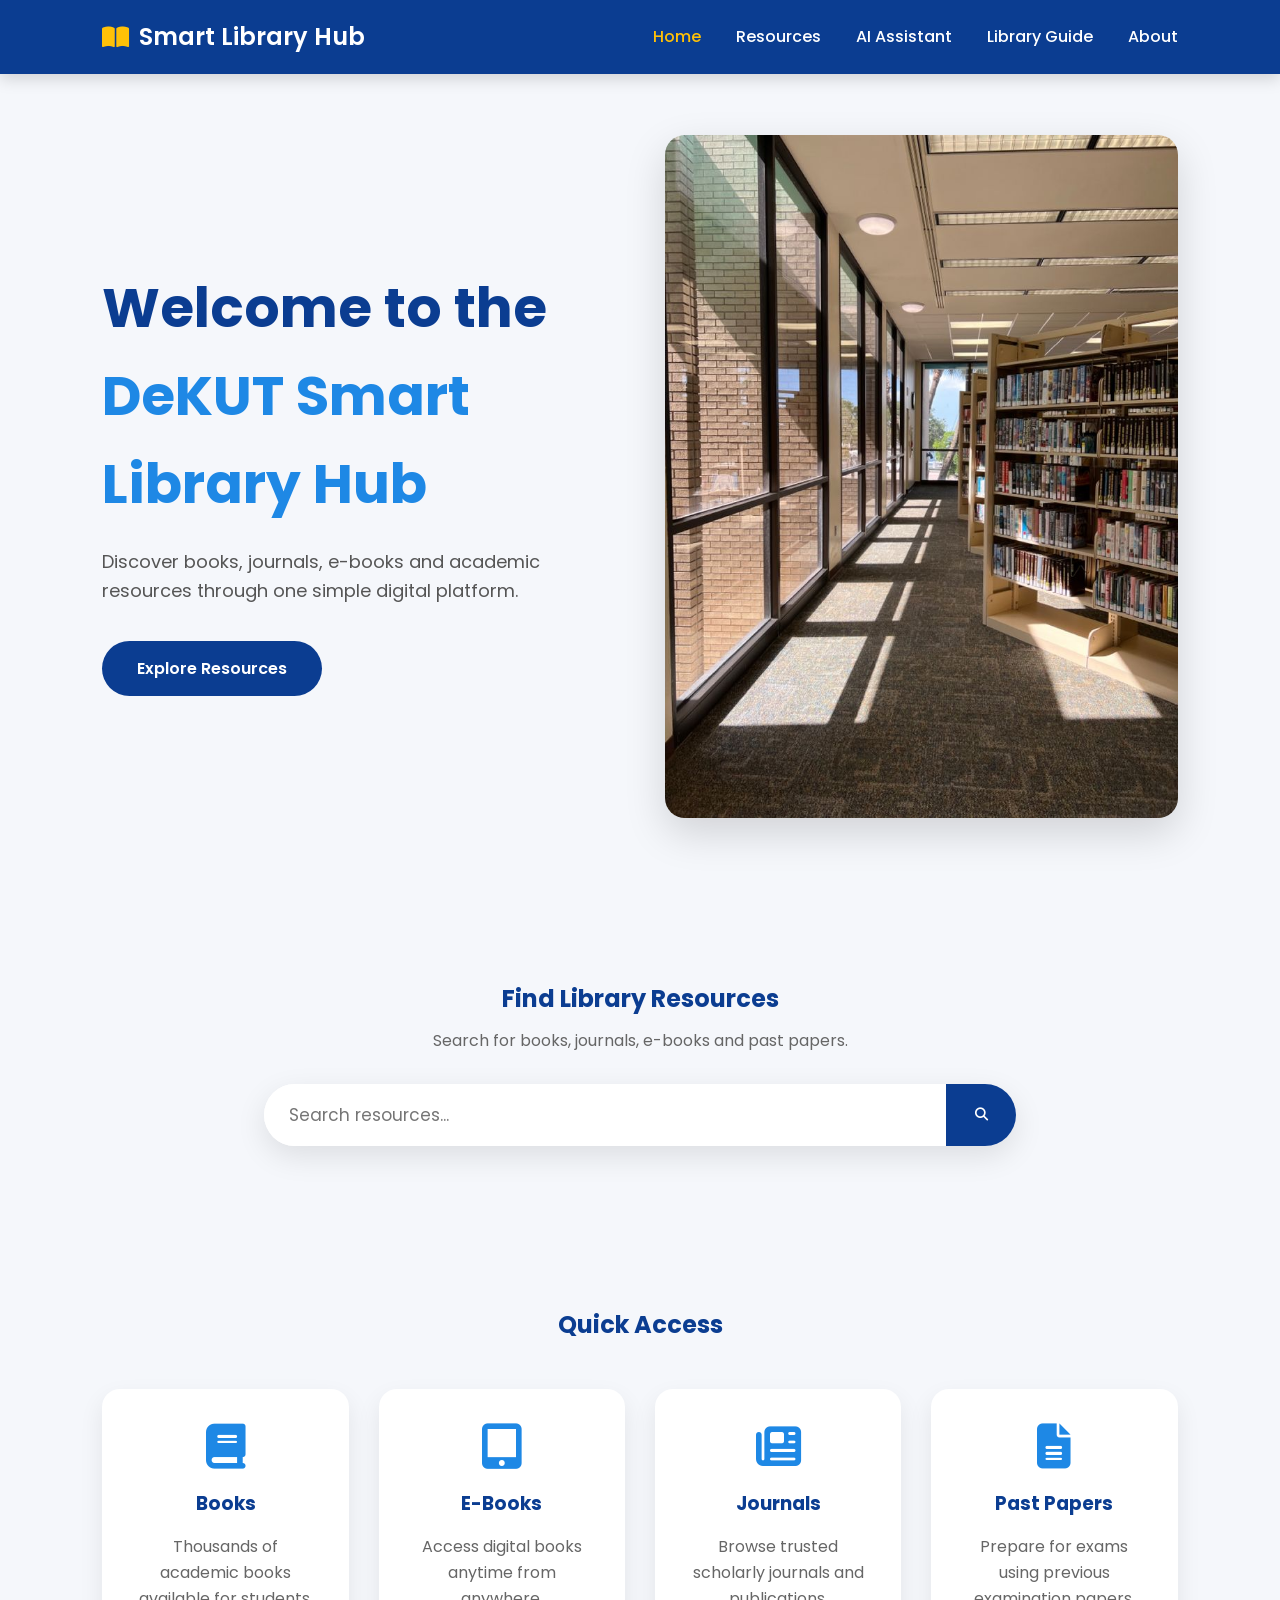
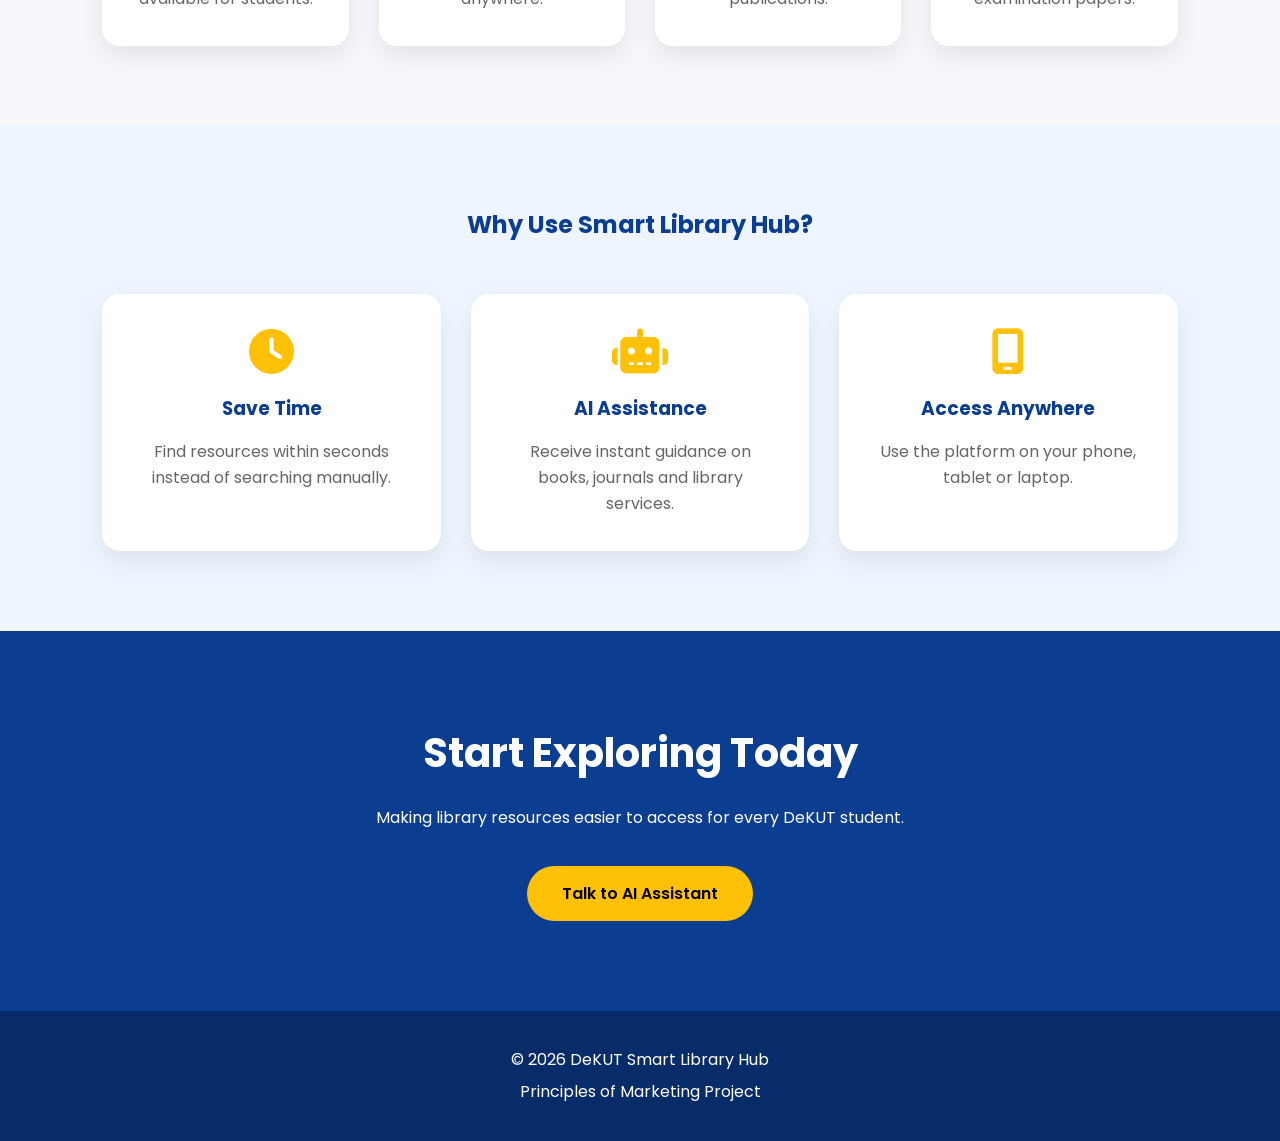
<file: index.html>
<!DOCTYPE html>
<html lang="en">
<head>
    <meta charset="UTF-8">
    <meta name="viewport" content="width=device-width, initial-scale=1.0">
    <title>DeKUT Smart Library Hub</title>

    <!-- Google Font -->
    <link rel="preconnect" href="https://fonts.googleapis.com">
    <link rel="preconnect" href="https://fonts.gstatic.com" crossorigin>
    <link href="https://fonts.googleapis.com/css2?family=Poppins:wght@300;400;500;600;700&display=swap" rel="stylesheet">

    <!-- Font Awesome -->
    <link rel="stylesheet"
    href="https://cdnjs.cloudflare.com/ajax/libs/font-awesome/6.6.0/css/all.min.css">

    <!-- CSS -->
    <link rel="stylesheet" href="style.css">
</head>
<body>

<!-- ================= NAVBAR ================= -->

<nav class="navbar">

    <div class="logo">
        <i class="fa-solid fa-book-open"></i>
        <span>Smart Library Hub</span>
    </div>

    <ul class="nav-links">
        <li><a href="index.html" class="active">Home</a></li>
        <li><a href="resources.html">Resources</a></li>
        <li><a href="assistant.html">AI Assistant</a></li>
        <li><a href="library.html">Library Guide</a></li>
        <li><a href="about.html">About</a></li>
    </ul>

</nav>

<!-- ================= HERO ================= -->

<section class="hero">

    <div class="hero-text">

        <h1>
            Welcome to the
            <span>DeKUT Smart Library Hub</span>
        </h1>

        <p>
            Discover books, journals, e-books and academic resources
            through one simple digital platform.
        </p>

        <a href="resources.html" class="btn">
            Explore Resources
        </a>

    </div>

    <div class="hero-image">
        <img src="images/hero-library.jpg" alt="Library">
    </div>

</section>

<!-- ================= SEARCH ================= -->

<section class="search-section">

    <h2>Find Library Resources</h2>

    <p>
        Search for books, journals, e-books and past papers.
    </p>

    <div class="search-box">

        <input
        type="text"
        placeholder="Search resources..."
        id="searchInput">

        <button onclick="searchResource()">
            <i class="fa-solid fa-magnifying-glass"></i>
        </button>

    </div>

</section>

<!-- ================= RESOURCE CARDS ================= -->

<section class="resources-preview">

<h2>Quick Access</h2>

<div class="cards">

<div class="card">
<i class="fa-solid fa-book"></i>
<h3>Books</h3>
<p>
Thousands of academic books available for students.
</p>
</div>

<div class="card">
<i class="fa-solid fa-tablet-screen-button"></i>
<h3>E-Books</h3>
<p>
Access digital books anytime from anywhere.
</p>
</div>

<div class="card">
<i class="fa-solid fa-newspaper"></i>
<h3>Journals</h3>
<p>
Browse trusted scholarly journals and publications.
</p>
</div>

<div class="card">
<i class="fa-solid fa-file-lines"></i>
<h3>Past Papers</h3>
<p>
Prepare for exams using previous examination papers.
</p>
</div>

</div>

</section>

<!-- ================= WHY SECTION ================= -->

<section class="why">

<h2>Why Use Smart Library Hub?</h2>

<div class="why-container">

<div class="why-box">

<i class="fa-solid fa-clock"></i>

<h3>Save Time</h3>

<p>
Find resources within seconds instead of searching manually.
</p>

</div>

<div class="why-box">

<i class="fa-solid fa-robot"></i>

<h3>AI Assistance</h3>

<p>
Receive instant guidance on books, journals and library services.
</p>

</div>

<div class="why-box">

<i class="fa-solid fa-mobile-screen"></i>

<h3>Access Anywhere</h3>

<p>
Use the platform on your phone, tablet or laptop.
</p>

</div>

</div>

</section>

<!-- ================= CALL TO ACTION ================= -->

<section class="cta">

<h2>Start Exploring Today</h2>

<p>
Making library resources easier to access for every DeKUT student.
</p>

<a href="assistant.html" class="btn">
Talk to AI Assistant
</a>

</section>

<!-- ================= FOOTER ================= -->

<footer>

<p>

© 2026 DeKUT Smart Library Hub

</p>

<p>

Principles of Marketing Project

</p>

</footer>

<!-- ================= JAVASCRIPT ================= -->

<script src="script.js"></script>

</body>
</html>
</file>
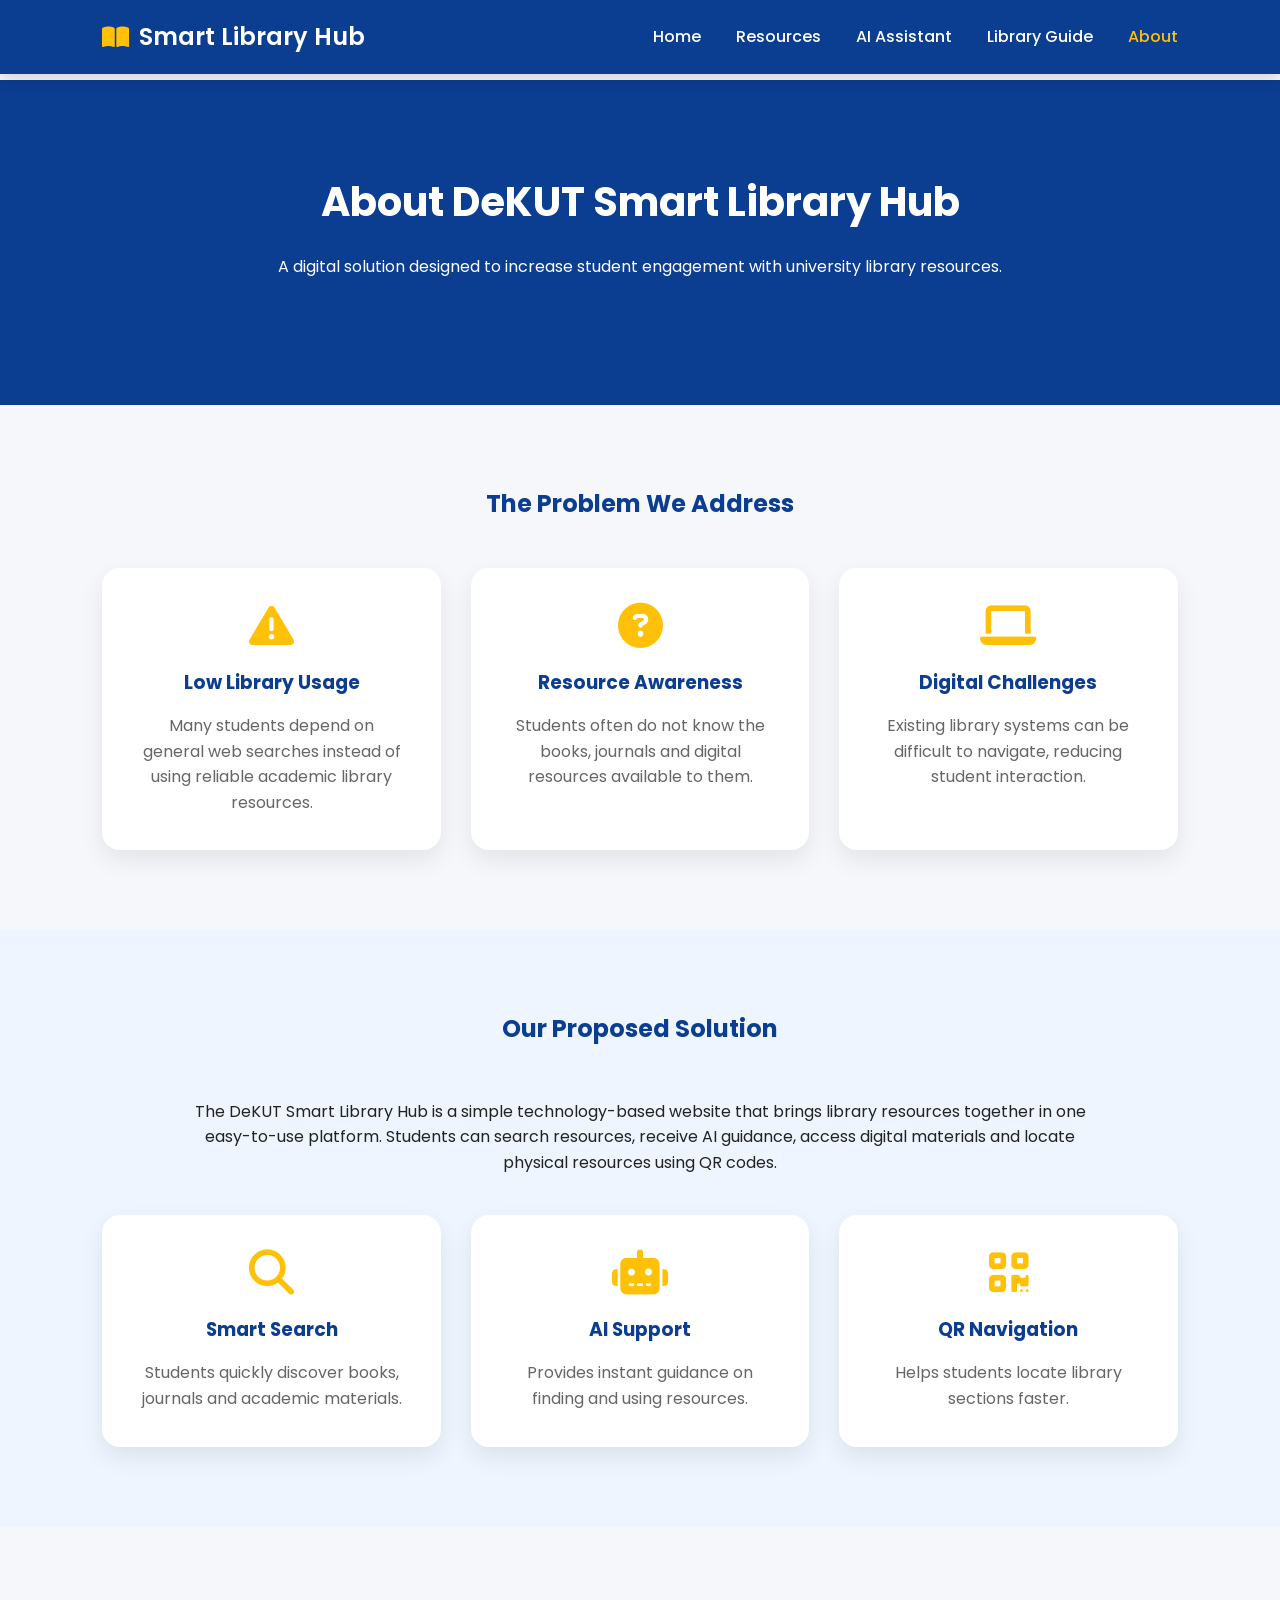
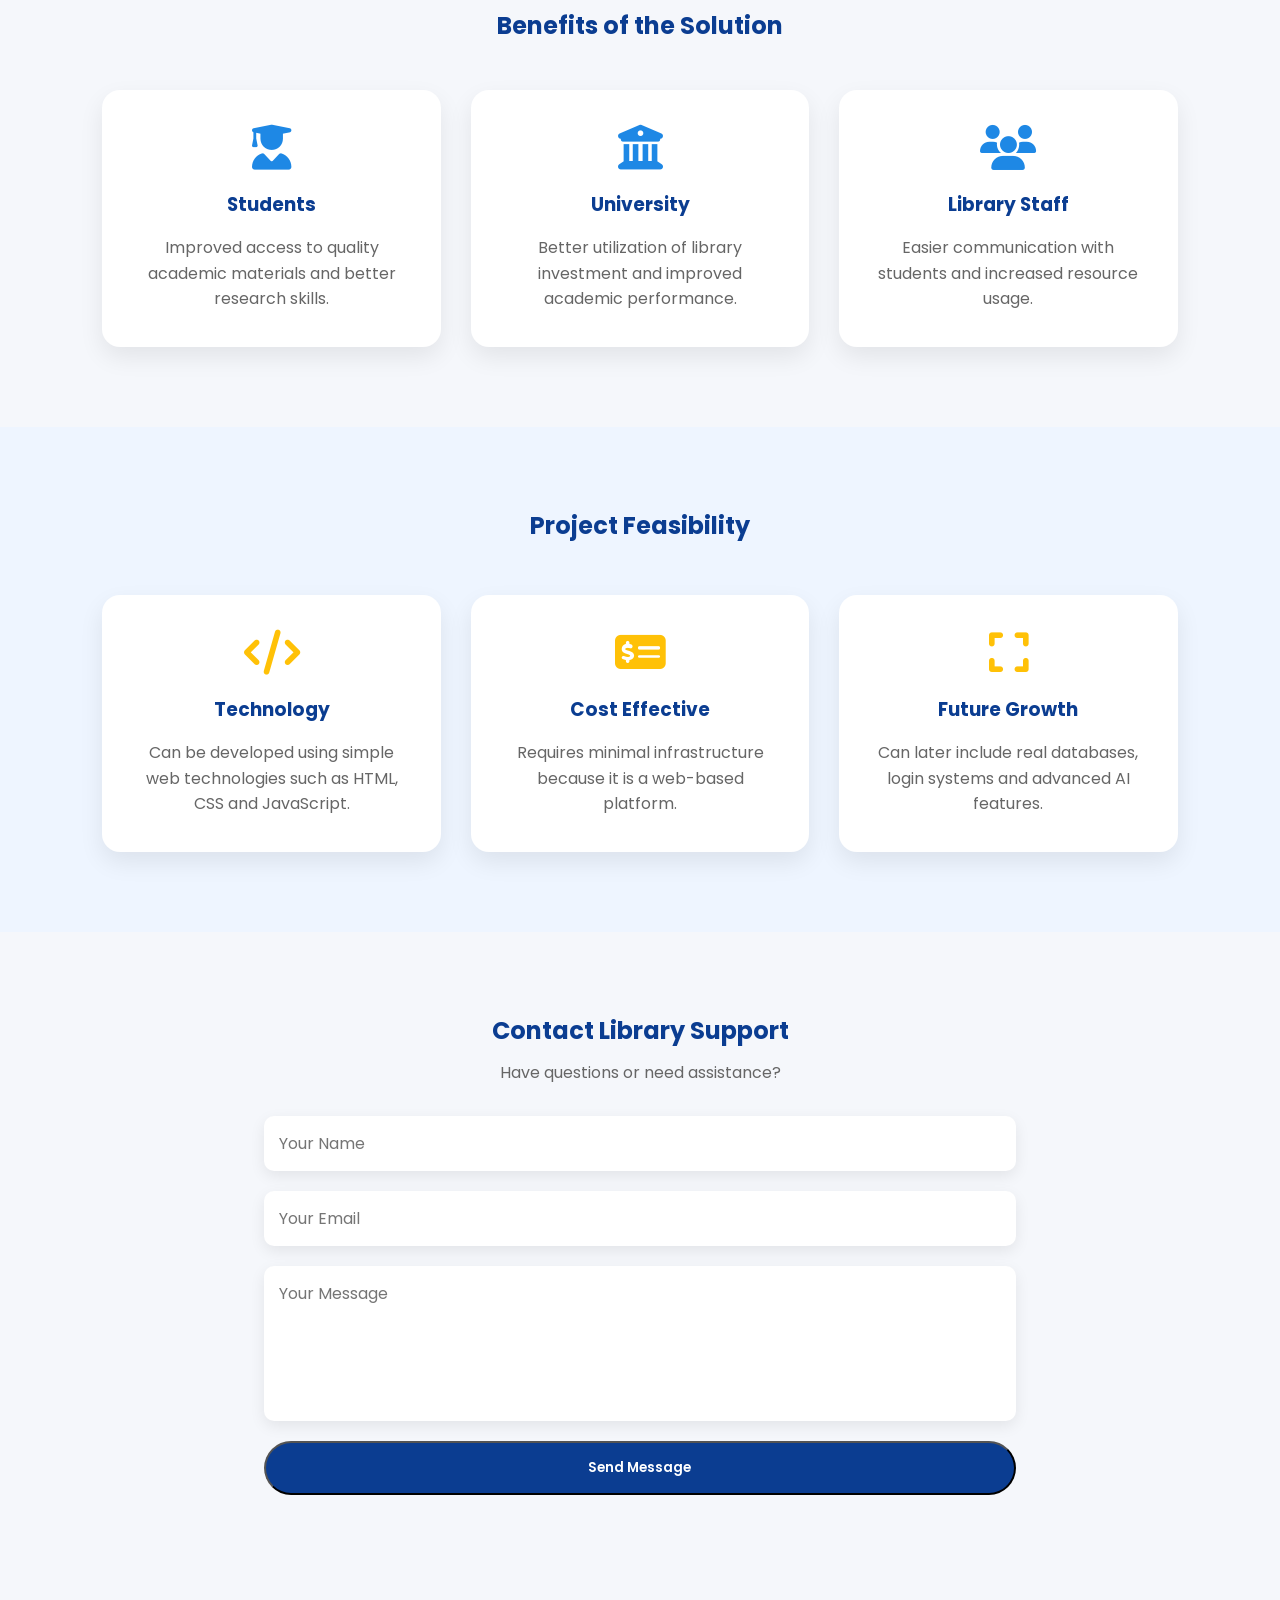
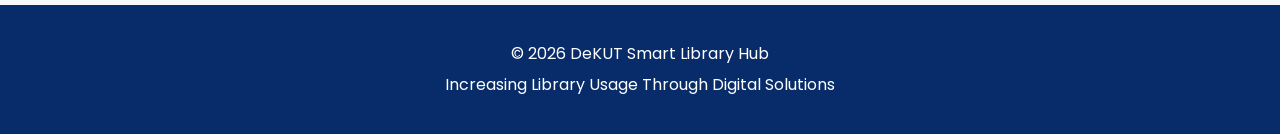
<file: about.html>
<!DOCTYPE html>
<html lang="en">

<head>

<meta charset="UTF-8">
<meta name="viewport" content="width=device-width, initial-scale=1.0">

<title>About | DeKUT Smart Library Hub</title>


<!-- Google Font -->

<link rel="preconnect" href="https://fonts.googleapis.com">
<link rel="preconnect" href="https://fonts.gstatic.com" crossorigin>

<link href="https://fonts.googleapis.com/css2?family=Poppins:wght@300;400;500;600;700&display=swap"
rel="stylesheet">


<!-- Font Awesome -->

<link rel="stylesheet"
href="https://cdnjs.cloudflare.com/ajax/libs/font-awesome/6.6.0/css/all.min.css">


<!-- CSS -->

<link rel="stylesheet" href="style.css">


</head>


<body>



<!-- ================= NAVBAR ================= -->


<nav class="navbar">


<div class="logo">

<i class="fa-solid fa-book-open"></i>

<span>
Smart Library Hub
</span>

</div>



<ul class="nav-links">


<li>
<a href="index.html">
Home
</a>
</li>


<li>
<a href="resources.html">
Resources
</a>
</li>


<li>
<a href="assistant.html">
AI Assistant
</a>
</li>


<li>
<a href="library.html">
Library Guide
</a>
</li>


<li>
<a href="about.html" class="active">
About
</a>
</li>


</ul>


</nav>







<!-- ================= INTRO ================= -->


<section class="cta" style="margin-top:80px;">


<h2>
About DeKUT Smart Library Hub
</h2>


<p>
A digital solution designed to increase student engagement
with university library resources.
</p>


</section>







<!-- ================= PROBLEM ================= -->


<section class="resources-preview">


<h2>
The Problem We Address
</h2>



<div class="why-container">


<div class="why-box">


<i class="fa-solid fa-triangle-exclamation"></i>


<h3>
Low Library Usage
</h3>


<p>
Many students depend on general web searches instead of
using reliable academic library resources.
</p>


</div>





<div class="why-box">


<i class="fa-solid fa-circle-question"></i>


<h3>
Resource Awareness
</h3>


<p>
Students often do not know the books, journals and
digital resources available to them.
</p>


</div>





<div class="why-box">


<i class="fa-solid fa-laptop"></i>


<h3>
Digital Challenges
</h3>


<p>
Existing library systems can be difficult to navigate,
reducing student interaction.
</p>


</div>


</div>


</section>







<!-- ================= SOLUTION ================= -->


<section class="why">


<h2>
Our Proposed Solution
</h2>



<div class="solution-text"
style="max-width:900px;margin:auto;text-align:center;">


<p>

The DeKUT Smart Library Hub is a simple technology-based
website that brings library resources together in one
easy-to-use platform.

Students can search resources, receive AI guidance,
access digital materials and locate physical resources
using QR codes.

</p>


</div>





<div class="why-container"
style="margin-top:40px;">



<div class="why-box">

<i class="fa-solid fa-magnifying-glass"></i>

<h3>
Smart Search
</h3>

<p>
Students quickly discover books, journals and academic
materials.
</p>

</div>




<div class="why-box">

<i class="fa-solid fa-robot"></i>

<h3>
AI Support
</h3>

<p>
Provides instant guidance on finding and using resources.
</p>

</div>




<div class="why-box">

<i class="fa-solid fa-qrcode"></i>

<h3>
QR Navigation
</h3>

<p>
Helps students locate library sections faster.
</p>

</div>



</div>


</section>







<!-- ================= BENEFITS ================= -->


<section class="resources-preview">


<h2>
Benefits of the Solution
</h2>



<div class="cards">


<div class="card">

<i class="fa-solid fa-user-graduate"></i>

<h3>
Students
</h3>

<p>
Improved access to quality academic materials and
better research skills.
</p>

</div>





<div class="card">

<i class="fa-solid fa-building-columns"></i>

<h3>
University
</h3>

<p>
Better utilization of library investment and improved
academic performance.
</p>

</div>





<div class="card">

<i class="fa-solid fa-users"></i>

<h3>
Library Staff
</h3>

<p>
Easier communication with students and increased resource
usage.
</p>

</div>


</div>


</section>







<!-- ================= FEASIBILITY ================= -->


<section class="why">


<h2>
Project Feasibility
</h2>



<div class="why-container">


<div class="why-box">

<i class="fa-solid fa-code"></i>

<h3>
Technology
</h3>

<p>
Can be developed using simple web technologies such as
HTML, CSS and JavaScript.
</p>

</div>





<div class="why-box">

<i class="fa-solid fa-money-check-dollar"></i>

<h3>
Cost Effective
</h3>

<p>
Requires minimal infrastructure because it is a web-based
platform.
</p>

</div>





<div class="why-box">

<i class="fa-solid fa-expand"></i>

<h3>
Future Growth
</h3>

<p>
Can later include real databases, login systems and
advanced AI features.
</p>

</div>



</div>


</section>







<!-- ================= CONTACT ================= -->


<section class="search-section">


<h2>
Contact Library Support
</h2>


<p>
Have questions or need assistance?
</p>



<form onsubmit="submitForm(); return false;"
class="contact-form">


<input 
type="text"
placeholder="Your Name"
required>


<input 
type="email"
placeholder="Your Email"
required>


<textarea
placeholder="Your Message"
rows="5"
required></textarea>



<button class="btn">
Send Message
</button>


</form>


</section>







<!-- ================= FOOTER ================= -->


<footer>


<p>
© 2026 DeKUT Smart Library Hub
</p>


<p>
Increasing Library Usage Through Digital Solutions
</p>


</footer>




<script src="script.js"></script>


</body>

</html>
</file>
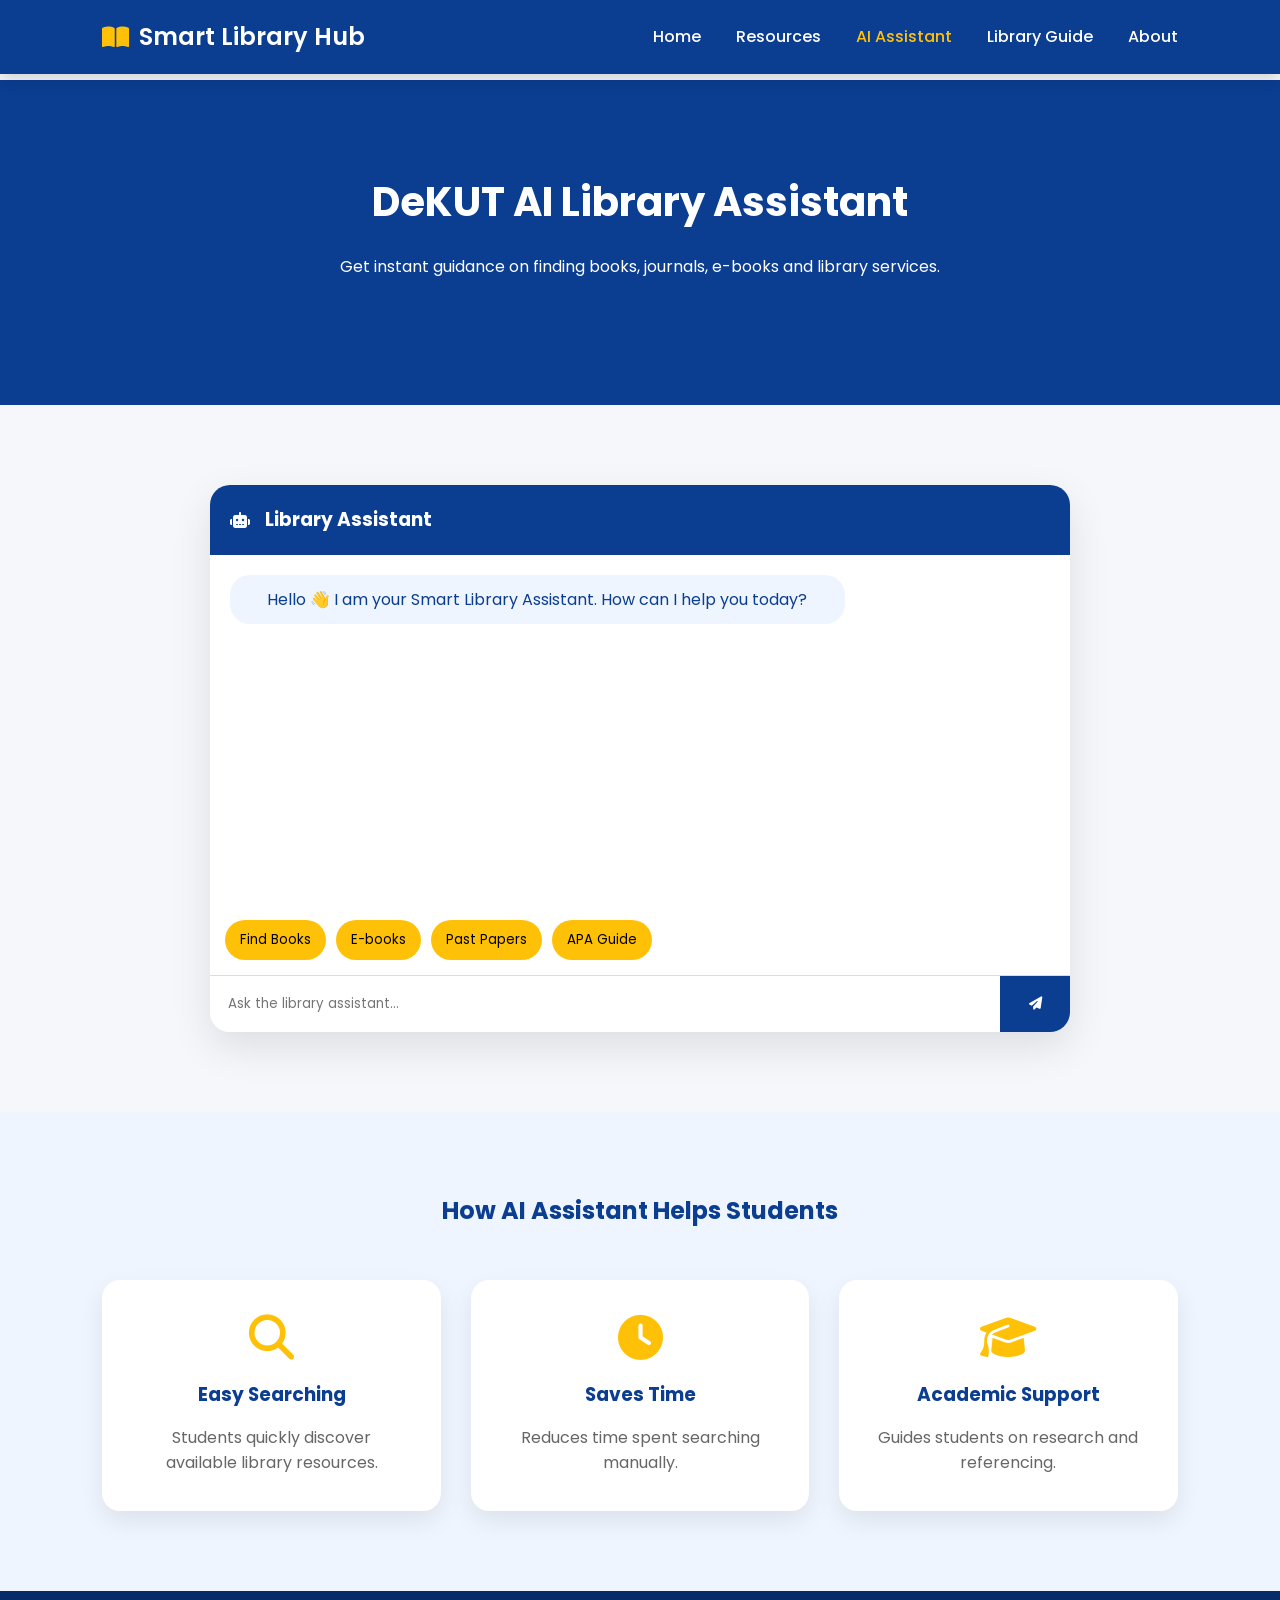
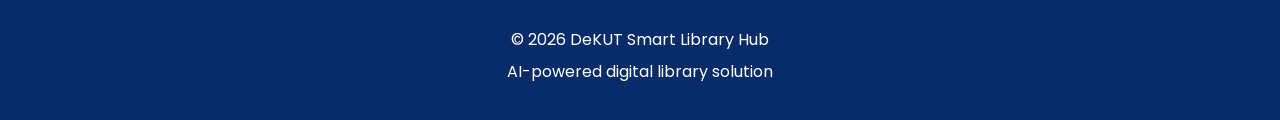
<file: assistant.html>
<!DOCTYPE html>
<html lang="en">

<head>

<meta charset="UTF-8">
<meta name="viewport" content="width=device-width, initial-scale=1.0">

<title>AI Assistant | DeKUT Smart Library Hub</title>


<!-- Google Font -->

<link rel="preconnect" href="https://fonts.googleapis.com">
<link rel="preconnect" href="https://fonts.gstatic.com" crossorigin>

<link href="https://fonts.googleapis.com/css2?family=Poppins:wght@300;400;500;600;700&display=swap"
rel="stylesheet">



<!-- Font Awesome -->

<link rel="stylesheet"
href="https://cdnjs.cloudflare.com/ajax/libs/font-awesome/6.6.0/css/all.min.css">



<!-- CSS -->

<link rel="stylesheet" href="style.css">


</head>


<body>



<!-- ================= NAVBAR ================= -->


<nav class="navbar">


<div class="logo">

<i class="fa-solid fa-book-open"></i>

<span>
Smart Library Hub
</span>

</div>



<ul class="nav-links">


<li>
<a href="index.html">
Home
</a>
</li>


<li>
<a href="resources.html">
Resources
</a>
</li>


<li>
<a href="assistant.html" class="active">
AI Assistant
</a>
</li>


<li>
<a href="library.html">
Library Guide
</a>
</li>


<li>
<a href="about.html">
About
</a>
</li>


</ul>


</nav>






<!-- ================= HEADER ================= -->


<section class="cta" style="margin-top:80px;">


<h2>
DeKUT AI Library Assistant
</h2>


<p>
Get instant guidance on finding books, journals,
e-books and library services.
</p>


</section>







<!-- ================= CHATBOT ================= -->


<section class="search-section">



<div class="chat-container">


<div class="chat-header">


<i class="fa-solid fa-robot"></i>


<h3>
Library Assistant
</h3>


</div>





<div class="chat-box" id="chatBox">


<div class="ai-message">

Hello 👋  
I am your Smart Library Assistant.
How can I help you today?

</div>


</div>






<div class="suggestions">


<button onclick="quickQuestion('Where can I find books?')">
Find Books
</button>


<button onclick="quickQuestion('How do I access e-books?')">
E-books
</button>


<button onclick="quickQuestion('Where are past papers?')">
Past Papers
</button>


<button onclick="quickQuestion('How do I reference APA?')">
APA Guide
</button>


</div>







<div class="chat-input">


<input 
type="text"
id="userMessage"
placeholder="Ask the library assistant..."
>


<button onclick="sendMessage()">

<i class="fa-solid fa-paper-plane"></i>

</button>


</div>



</div>


</section>







<!-- ================= BENEFITS ================= -->


<section class="why">


<h2>
How AI Assistant Helps Students
</h2>



<div class="why-container">


<div class="why-box">


<i class="fa-solid fa-magnifying-glass"></i>


<h3>
Easy Searching
</h3>


<p>
Students quickly discover available library resources.
</p>


</div>




<div class="why-box">


<i class="fa-solid fa-clock"></i>


<h3>
Saves Time
</h3>


<p>
Reduces time spent searching manually.
</p>


</div>




<div class="why-box">


<i class="fa-solid fa-graduation-cap"></i>


<h3>
Academic Support
</h3>


<p>
Guides students on research and referencing.
</p>


</div>



</div>


</section>







<!-- ================= FOOTER ================= -->


<footer>


<p>
© 2026 DeKUT Smart Library Hub
</p>


<p>
AI-powered digital library solution
</p>


</footer>






<script src="script.js"></script>



<script>


// Quick question buttons

function quickQuestion(question){

document.getElementById("userMessage").value = question;

sendMessage();

}


</script>



</body>

</html>
</file>
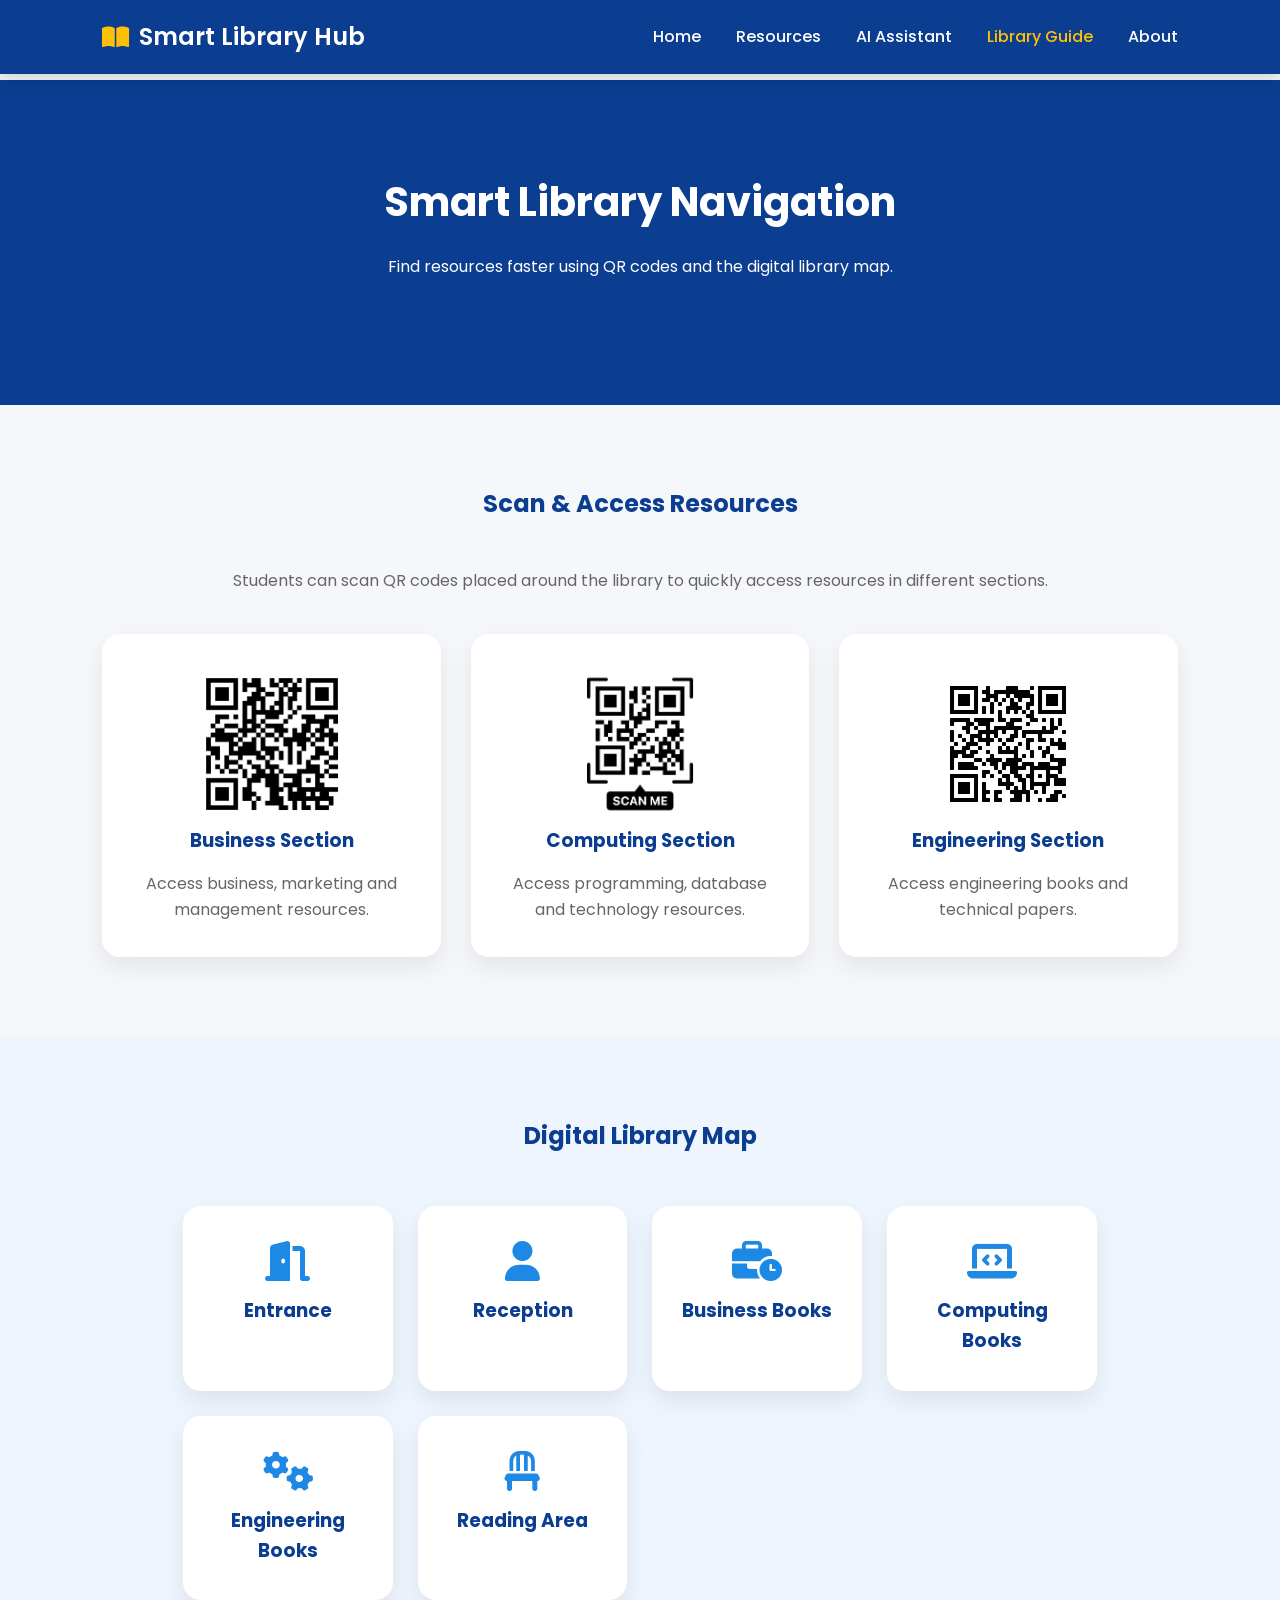
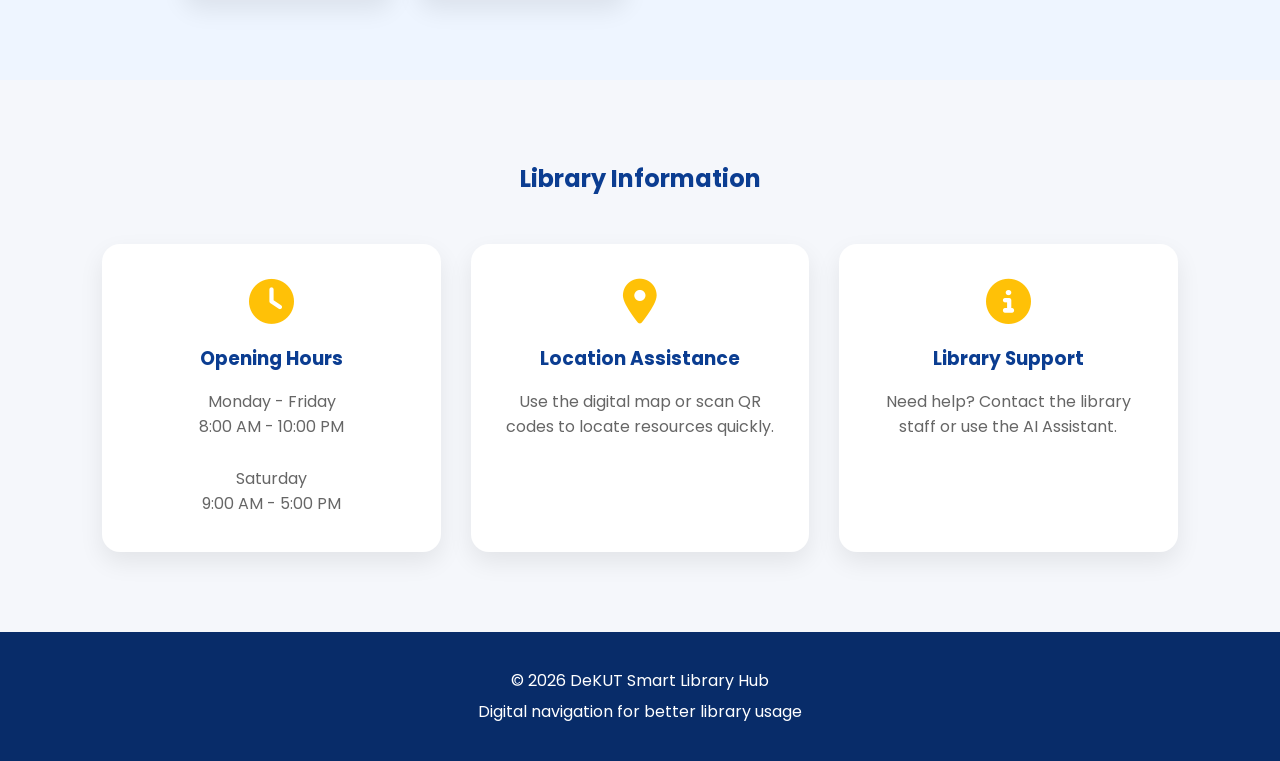
<file: library.html>
<!DOCTYPE html>
<html lang="en">

<head>

<meta charset="UTF-8">
<meta name="viewport" content="width=device-width, initial-scale=1.0">

<title>Library Guide | DeKUT Smart Library Hub</title>


<!-- Google Font -->

<link rel="preconnect" href="https://fonts.googleapis.com">
<link rel="preconnect" href="https://fonts.gstatic.com" crossorigin>

<link href="https://fonts.googleapis.com/css2?family=Poppins:wght@300;400;500;600;700&display=swap"
rel="stylesheet">


<!-- Font Awesome -->

<link rel="stylesheet"
href="https://cdnjs.cloudflare.com/ajax/libs/font-awesome/6.6.0/css/all.min.css">


<!-- CSS -->

<link rel="stylesheet" href="style.css">


</head>


<body>



<!-- ================= NAVBAR ================= -->


<nav class="navbar">


<div class="logo">

<i class="fa-solid fa-book-open"></i>

<span>
Smart Library Hub
</span>

</div>



<ul class="nav-links">


<li>
<a href="index.html">
Home
</a>
</li>


<li>
<a href="resources.html">
Resources
</a>
</li>


<li>
<a href="assistant.html">
AI Assistant
</a>
</li>


<li>
<a href="library.html" class="active">
Library Guide
</a>
</li>


<li>
<a href="about.html">
About
</a>
</li>


</ul>


</nav>







<!-- ================= HEADER ================= -->


<section class="cta" style="margin-top:80px;">


<h2>
Smart Library Navigation
</h2>


<p>
Find resources faster using QR codes and the digital library map.
</p>


</section>







<!-- ================= QR CODE SECTION ================= -->


<section class="resources-preview">


<h2>
Scan & Access Resources
</h2>



<p style="text-align:center; margin-bottom:40px; color:#666;">

Students can scan QR codes placed around the library
to quickly access resources in different sections.

</p>





<div class="cards">



<div class="card">


<img src="images/qr-business.jpg"
alt="Business QR Code"
style="width:150px;">


<h3>
Business Section
</h3>


<p>
Access business, marketing and management resources.
</p>


</div>






<div class="card">


<img src="images/qr-computing.jpg"
alt="Computing QR Code"
style="width:150px;">


<h3>
Computing Section
</h3>


<p>
Access programming, database and technology resources.
</p>


</div>






<div class="card">


<img src="images/qr-engineering.jpg"
alt="Engineering QR Code"
style="width:150px;">


<h3>
Engineering Section
</h3>


<p>
Access engineering books and technical papers.
</p>


</div>



</div>


</section>








<!-- ================= LIBRARY MAP ================= -->


<section class="why">


<h2>
Digital Library Map
</h2>



<div class="map-container">


<div class="map-box">

<i class="fa-solid fa-door-open"></i>

<h3>
Entrance
</h3>

</div>



<div class="map-box">

<i class="fa-solid fa-user"></i>

<h3>
Reception
</h3>

</div>




<div class="map-box">

<i class="fa-solid fa-business-time"></i>

<h3>
Business Books
</h3>

</div>




<div class="map-box">

<i class="fa-solid fa-laptop-code"></i>

<h3>
Computing Books
</h3>

</div>




<div class="map-box">

<i class="fa-solid fa-gears"></i>

<h3>
Engineering Books
</h3>

</div>




<div class="map-box">

<i class="fa-solid fa-chair"></i>

<h3>
Reading Area
</h3>

</div>



</div>


</section>







<!-- ================= LIBRARY INFORMATION ================= -->


<section class="resources-preview">


<h2>
Library Information
</h2>



<div class="why-container">


<div class="why-box">


<i class="fa-solid fa-clock"></i>


<h3>
Opening Hours
</h3>


<p>
Monday - Friday<br>
8:00 AM - 10:00 PM<br><br>

Saturday<br>
9:00 AM - 5:00 PM

</p>


</div>






<div class="why-box">


<i class="fa-solid fa-location-dot"></i>


<h3>
Location Assistance
</h3>


<p>
Use the digital map or scan QR codes
to locate resources quickly.
</p>


</div>






<div class="why-box">


<i class="fa-solid fa-circle-info"></i>


<h3>
Library Support
</h3>


<p>
Need help? Contact the library staff
or use the AI Assistant.
</p>


</div>



</div>


</section>







<!-- ================= FOOTER ================= -->


<footer>


<p>
© 2026 DeKUT Smart Library Hub
</p>


<p>
Digital navigation for better library usage
</p>


</footer>





<script src="script.js"></script>


</body>

</html>
</file>
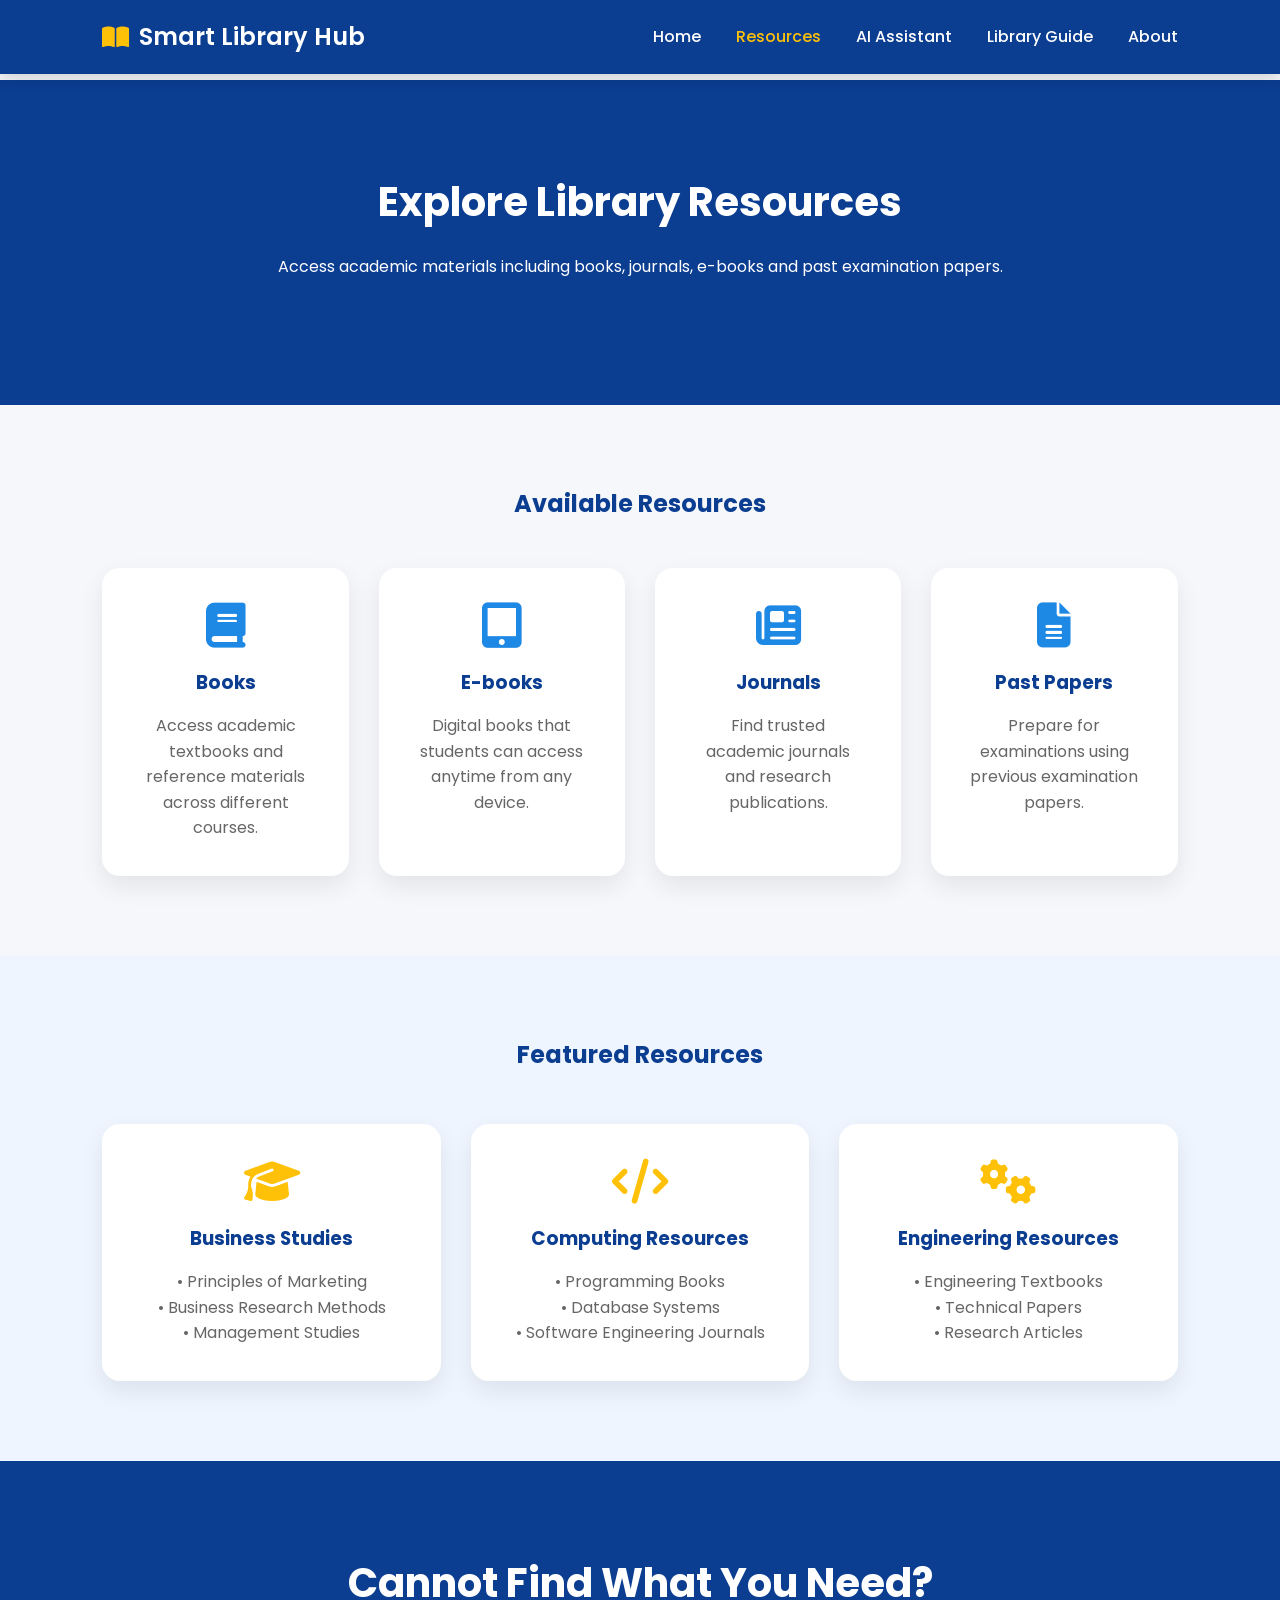
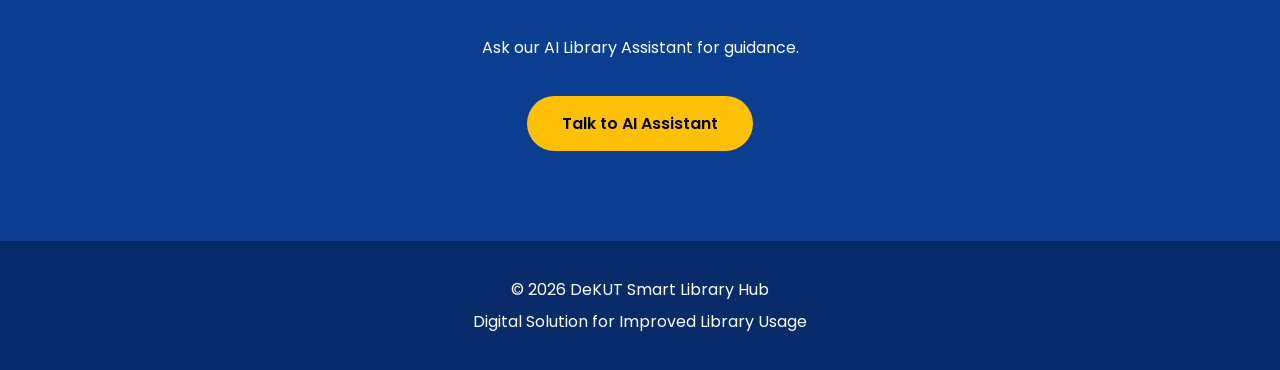
<file: resources.html>
<!DOCTYPE html>
<html lang="en">

<head>

    <meta charset="UTF-8">
    <meta name="viewport" content="width=device-width, initial-scale=1.0">

    <title>Resources | DeKUT Smart Library Hub</title>


    <!-- Google Font -->
    <link rel="preconnect" href="https://fonts.googleapis.com">
    <link rel="preconnect" href="https://fonts.gstatic.com" crossorigin>

    <link href="https://fonts.googleapis.com/css2?family=Poppins:wght@300;400;500;600;700&display=swap"
    rel="stylesheet">


    <!-- Font Awesome -->

    <link rel="stylesheet"
    href="https://cdnjs.cloudflare.com/ajax/libs/font-awesome/6.6.0/css/all.min.css">


    <!-- CSS -->

    <link rel="stylesheet" href="style.css">


</head>


<body>


<!-- ================= NAVBAR ================= -->


<nav class="navbar">


    <div class="logo">

        <i class="fa-solid fa-book-open"></i>

        <span>
            Smart Library Hub
        </span>

    </div>


    <ul class="nav-links">

        <li>
            <a href="index.html">
                Home
            </a>
        </li>


        <li>
            <a href="resources.html" class="active">
                Resources
            </a>
        </li>


        <li>
            <a href="assistant.html">
                AI Assistant
            </a>
        </li>


        <li>
            <a href="library.html">
                Library Guide
            </a>
        </li>


        <li>
            <a href="about.html">
                About
            </a>
        </li>


    </ul>


</nav>





<!-- ================= HEADER ================= -->


<section class="cta" style="margin-top:80px;">


    <h2>
        Explore Library Resources
    </h2>


    <p>
        Access academic materials including books, journals,
        e-books and past examination papers.
    </p>


</section>





<!-- ================= RESOURCES ================= -->


<section class="resources-preview">


<h2>
    Available Resources
</h2>



<div class="cards">



<!-- BOOKS -->

<div class="card" onclick="showResource('Books')">


<i class="fa-solid fa-book"></i>


<h3>
    Books
</h3>


<p>
    Access academic textbooks and reference materials
    across different courses.
</p>


</div>





<!-- EBOOKS -->


<div class="card" onclick="showResource('E-books')">


<i class="fa-solid fa-tablet-screen-button"></i>


<h3>
    E-books
</h3>


<p>
    Digital books that students can access anytime
    from any device.
</p>


</div>





<!-- JOURNALS -->


<div class="card" onclick="showResource('Journals')">


<i class="fa-solid fa-newspaper"></i>


<h3>
    Journals
</h3>


<p>
    Find trusted academic journals and research
    publications.
</p>


</div>





<!-- PAST PAPERS -->


<div class="card" onclick="showResource('Past Papers')">


<i class="fa-solid fa-file-lines"></i>


<h3>
    Past Papers
</h3>


<p>
    Prepare for examinations using previous
    examination papers.
</p>


</div>



</div>


</section>







<!-- ================= SAMPLE RESOURCES ================= -->


<section class="why">


<h2>
    Featured Resources
</h2>



<div class="why-container">



<div class="why-box">


<i class="fa-solid fa-graduation-cap"></i>


<h3>
    Business Studies
</h3>


<p>

• Principles of Marketing<br>
• Business Research Methods<br>
• Management Studies

</p>


</div>





<div class="why-box">


<i class="fa-solid fa-code"></i>


<h3>
    Computing Resources
</h3>


<p>

• Programming Books<br>
• Database Systems<br>
• Software Engineering Journals

</p>


</div>





<div class="why-box">


<i class="fa-solid fa-gears"></i>


<h3>
    Engineering Resources
</h3>


<p>

• Engineering Textbooks<br>
• Technical Papers<br>
• Research Articles

</p>


</div>



</div>


</section>








<!-- ================= SEARCH CTA ================= -->


<section class="cta">


<h2>
    Cannot Find What You Need?
</h2>


<p>
    Ask our AI Library Assistant for guidance.
</p>


<a href="assistant.html" class="btn">

Talk to AI Assistant

</a>


</section>







<!-- ================= FOOTER ================= -->


<footer>


<p>
© 2026 DeKUT Smart Library Hub
</p>


<p>
Digital Solution for Improved Library Usage
</p>


</footer>





<script src="script.js"></script>


</body>

</html>
</file>
<file: style.css>
/* ===========================
   GOOGLE FONT
=========================== */

@import url('https://fonts.googleapis.com/css2?family=Poppins:wght@300;400;500;600;700&display=swap');

/* ===========================
   RESET
=========================== */

*{
    margin:0;
    padding:0;
    box-sizing:border-box;
    font-family:'Poppins',sans-serif;
    scroll-behavior:smooth;
}

body{
    background:#f5f7fb;
    color:#222;
    line-height:1.6;
}

/* ===========================
   NAVBAR
=========================== */

.navbar{
    position:fixed;
    top:0;
    left:0;
    width:100%;
    padding:18px 8%;
    background:#0b3d91;
    display:flex;
    justify-content:space-between;
    align-items:center;
    z-index:1000;
    box-shadow:0 5px 15px rgba(0,0,0,.15);
}

.logo{
    display:flex;
    align-items:center;
    gap:10px;
    color:#fff;
    font-size:24px;
    font-weight:600;
}

.logo i{
    color:#ffc107;
}

.nav-links{
    display:flex;
    list-style:none;
    gap:35px;
}

.nav-links a{
    color:#fff;
    text-decoration:none;
    font-weight:500;
    transition:.3s;
}

.nav-links a:hover,
.nav-links .active{
    color:#ffc107;
}

/* ===========================
   HERO
=========================== */

.hero{
    min-height:100vh;
    padding:130px 8% 70px;
    display:grid;
    grid-template-columns:1fr 1fr;
    align-items:center;
    gap:50px;
}

.hero-text h1{
    font-size:55px;
    margin-bottom:20px;
    color:#0b3d91;
}

.hero-text span{
    color:#1e88e5;
}

.hero-text p{
    margin-bottom:35px;
    color:#555;
    font-size:18px;
}

.hero-image img{
    width:100%;
    border-radius:20px;
    box-shadow:0 15px 40px rgba(0,0,0,.15);
}

/* ===========================
   BUTTON
=========================== */

.btn{
    display:inline-block;
    padding:15px 35px;
    background:#0b3d91;
    color:#fff;
    text-decoration:none;
    border-radius:50px;
    transition:.3s;
    font-weight:600;
}

.btn:hover{
    background:#1e88e5;
    transform:translateY(-3px);
}

/* ===========================
   SEARCH
=========================== */

.search-section{
    padding:80px 8%;
    text-align:center;
}

.search-section h2{
    color:#0b3d91;
    margin-bottom:10px;
}

.search-section p{
    color:#666;
    margin-bottom:30px;
}

.search-box{
    width:70%;
    margin:auto;
    display:flex;
    background:#fff;
    border-radius:50px;
    overflow:hidden;
    box-shadow:0 10px 30px rgba(0,0,0,.1);
}

.search-box input{
    flex:1;
    border:none;
    padding:18px 25px;
    font-size:17px;
    outline:none;
}

.search-box button{
    border:none;
    background:#0b3d91;
    color:#fff;
    width:70px;
    cursor:pointer;
    transition:.3s;
}

.search-box button:hover{
    background:#1e88e5;
}

/* ===========================
   RESOURCE CARDS
=========================== */

.resources-preview{
    padding:80px 8%;
}

.resources-preview h2{
    text-align:center;
    margin-bottom:45px;
    color:#0b3d91;
}

.cards{
    display:grid;
    grid-template-columns:repeat(auto-fit,minmax(220px,1fr));
    gap:30px;
}

.card{
    background:#fff;
    padding:35px;
    border-radius:18px;
    text-align:center;
    transition:.35s;
    box-shadow:0 10px 25px rgba(0,0,0,.08);
}

.card:hover{
    transform:translateY(-10px);
}

.card i{
    font-size:45px;
    color:#1e88e5;
    margin-bottom:20px;
}

.card h3{
    margin-bottom:15px;
    color:#0b3d91;
}

.card p{
    color:#666;
}

/* ===========================
   WHY SECTION
=========================== */

.why{
    padding:80px 8%;
    background:#eef5ff;
}

.why h2{
    text-align:center;
    margin-bottom:50px;
    color:#0b3d91;
}

.why-container{
    display:grid;
    grid-template-columns:repeat(auto-fit,minmax(250px,1fr));
    gap:30px;
}

.why-box{
    background:#fff;
    border-radius:18px;
    padding:35px;
    text-align:center;
    transition:.3s;
    box-shadow:0 10px 25px rgba(0,0,0,.08);
}

.why-box:hover{
    transform:translateY(-8px);
}

.why-box i{
    font-size:45px;
    color:#ffc107;
    margin-bottom:20px;
}

.why-box h3{
    margin-bottom:15px;
    color:#0b3d91;
}

.why-box p{
    color:#666;
}

/* ===========================
   CTA
=========================== */

.cta{
    padding:90px 8%;
    text-align:center;
    background:#0b3d91;
    color:#fff;
}

.cta h2{
    font-size:40px;
    margin-bottom:20px;
}

.cta p{
    margin-bottom:35px;
}

.cta .btn{
    background:#ffc107;
    color:#000;
}

.cta .btn:hover{
    background:#fff;
}

/* ===========================
   FOOTER
=========================== */

footer{
    background:#082c69;
    color:#fff;
    text-align:center;
    padding:30px 20px;
}

footer p{
    margin:6px 0;
}

/* ===========================
   RESPONSIVE
=========================== */

@media(max-width:992px){

.hero{
    grid-template-columns:1fr;
    text-align:center;
}

.hero-image{
    order:-1;
}

.search-box{
    width:100%;
}

.navbar{
    flex-direction:column;
    gap:15px;
}

.nav-links{
    gap:18px;
    flex-wrap:wrap;
    justify-content:center;
}

.hero-text h1{
    font-size:42px;
}

}

@media(max-width:600px){

.hero{
    padding-top:170px;
}

.hero-text h1{
    font-size:34px;
}

.cta h2{
    font-size:30px;
}

.search-box input{
    font-size:15px;
}

}
/* ================= CHATBOT ================= */

.chat-container{
    width:80%;
    margin:auto;
    background:white;
    border-radius:20px;
    overflow:hidden;
    box-shadow:0 15px 40px rgba(0,0,0,.1);
}


.chat-header{
    background:#0b3d91;
    color:white;
    padding:20px;
    display:flex;
    gap:15px;
    align-items:center;
}


.chat-box{
    height:350px;
    padding:20px;
    overflow-y:auto;
}


.ai-message,
.user-message{

    padding:12px 18px;
    border-radius:20px;
    margin-bottom:15px;
    max-width:75%;

}


.ai-message{

    background:#eef5ff;
    color:#0b3d91;

}


.user-message{

    background:#0b3d91;
    color:white;
    margin-left:auto;

}



.chat-input{

    display:flex;
    border-top:1px solid #ddd;

}


.chat-input input{

    flex:1;
    padding:18px;
    border:none;
    outline:none;

}


.chat-input button{

    width:70px;
    border:none;
    background:#0b3d91;
    color:white;
    cursor:pointer;

}


.suggestions{

    padding:15px;
    display:flex;
    gap:10px;
    flex-wrap:wrap;

}


.suggestions button{

    border:none;
    padding:10px 15px;
    border-radius:20px;
    background:#ffc107;
    cursor:pointer;

}

/* ================= LIBRARY MAP ================= */

.map-container{

    width:85%;
    margin:auto;
    display:grid;
    grid-template-columns:repeat(auto-fit,minmax(180px,1fr));
    gap:25px;

}


.map-box{

    background:white;
    padding:35px 20px;
    text-align:center;
    border-radius:18px;
    box-shadow:0 10px 25px rgba(0,0,0,.08);
    transition:.3s;

}


.map-box:hover{

    transform:translateY(-8px);

}


.map-box i{

    font-size:40px;
    color:#1e88e5;
    margin-bottom:15px;

}


.map-box h3{

    color:#0b3d91;

}
/* ================= CONTACT FORM ================= */


.contact-form{

    width:70%;
    margin:30px auto;
    display:flex;
    flex-direction:column;
    gap:20px;

}


.contact-form input,
.contact-form textarea{

    padding:15px;
    border:none;
    border-radius:10px;
    outline:none;
    background:white;
    box-shadow:0 5px 15px rgba(0,0,0,.08);
    font-size:16px;

}


.contact-form textarea{

    resize:none;

}


@media(max-width:700px){

.contact-form{

    width:100%;

}

}
</file>
